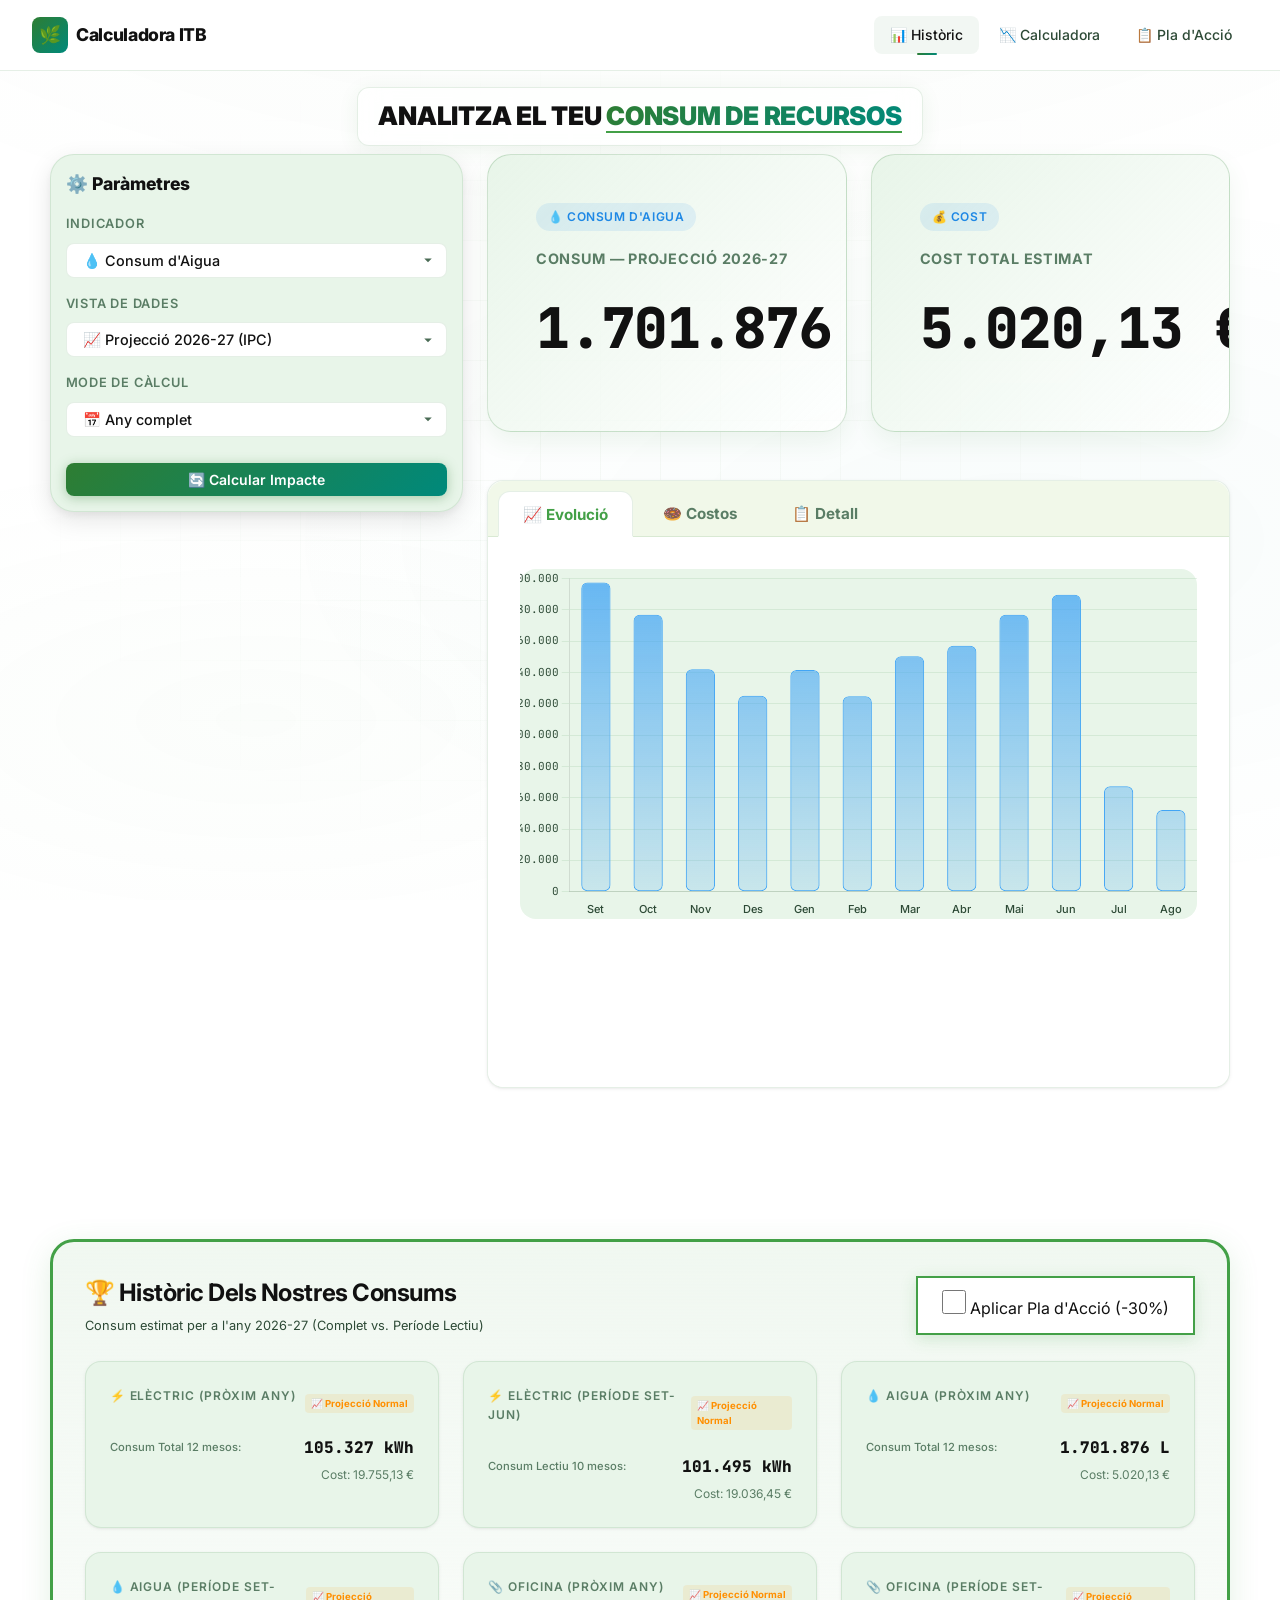
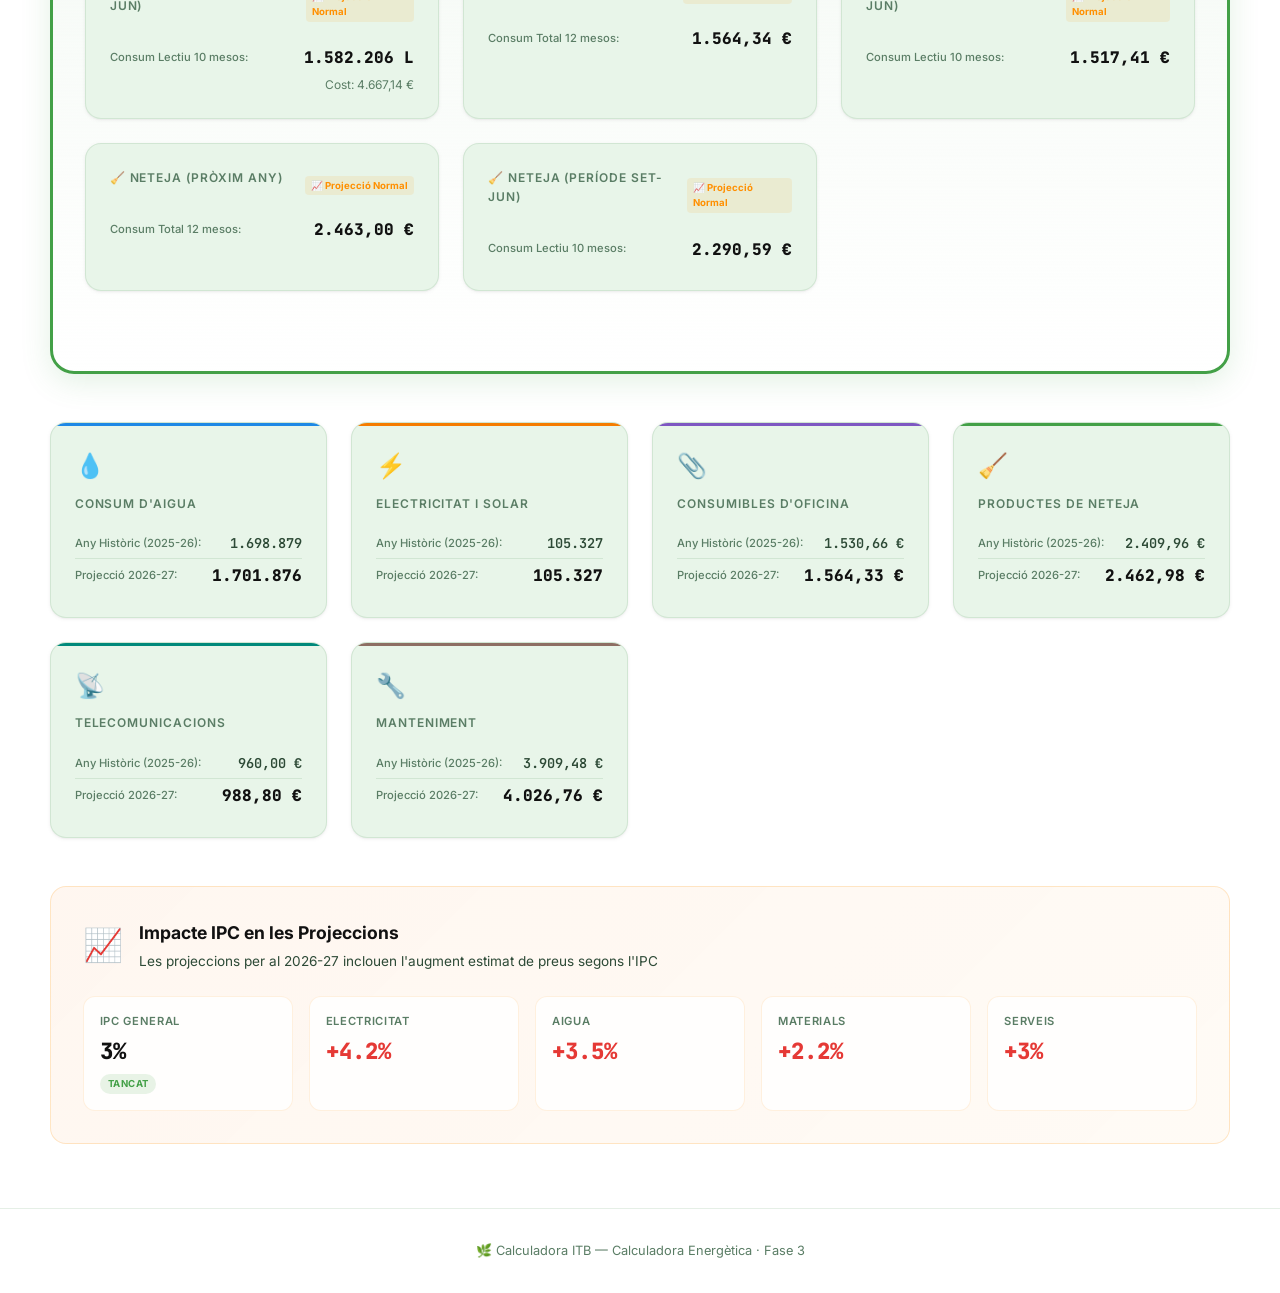
<file: index.html>
<!DOCTYPE html>
<html lang="ca">
<head>
  <meta charset="UTF-8">
  <meta name="viewport" content="width=device-width, initial-scale=1.0">
  <meta name="description" content="Calculadora energètica de l'Institut Tecnològic de Barcelona (ITB). Analitza el consum d'aigua, electricitat, consumibles i productes de neteja amb dades reals i projeccions IPC.">
  <title>Calculadora ITB — Calculadora Energètica</title>
  <link rel="stylesheet" href="./css/styles.css">
  <script src="./js/chart.min.js"></script>
</head>
<body>
  <div class="bg-grid"></div>
  <div class="app-wrapper">

    <nav class="main-nav">
      <div class="container nav-inner">
        <a href="./index.html" class="nav-brand">
          <span class="brand-icon">🌿</span>
          Calculadora ITB
        </a>
        <button class="nav-hamburger" aria-label="Menú">
          <span></span><span></span><span></span>
        </button>
        <ul class="nav-links">
          <li><a href="./index.html" class="active">📊 Històric</a></li>
          <li><a href="./reduccio.html">📉 Calculadora</a></li>
          <li><a href="./pla-accio.html">📋 Pla d'Acció</a></li>
        </ul>
      </div>
    </nav>

    <section class="hero hero-compact">
      <h2>Analitza el teu <span class="gradient-text">consum de recursos</span></h2>
    </section>

    <main class="container-wide" id="app-content">
      <div class="calculator-layout">

        <aside class="dashboard-column">
          <div class="sticky-dashboard calc-controls" style="margin: 0; padding: var(--space-lg);">
            <h3 style="font-size: 1.1rem; font-weight: 800; margin-bottom: var(--space-md); display: flex; align-items: center; gap: 8px;">⚙️ Paràmetres</h3>
            <div class="controls-grid" style="grid-template-columns: 1fr; gap: var(--space-md);">
              <div class="form-group">
                <label for="calc-indicator">Indicador</label>
                <select id="calc-indicator"></select>
              </div>
              <div class="form-group">
                <label for="calc-view">Vista de Dades</label>
                <select id="calc-view">
                  <option value="projectat" id="opt-projectat"></option>
                  <option value="actual" id="opt-actual"></option>
                </select>
              </div>
              <div class="form-group">
                <label for="calc-mode">Mode de càlcul</label>
                <select id="calc-mode">
                  <option value="anual">📅 Any complet</option>
                  <option value="periode">📆 Període personalitzat</option>
                </select>
              </div>
              <div id="periode-controls" style="display: none;">
                <div class="form-group">
                  <label for="calc-mes-inici">Mes d'inici</label>
                  <select id="calc-mes-inici"></select>
                </div>
                <div class="form-group">
                  <label for="calc-mes-fi">Mes de fi</label>
                  <select id="calc-mes-fi"></select>
                </div>
              </div>
              <div class="form-group" style="margin-top: 10px;">
                <button class="btn btn-primary" id="calc-btn" style="width: 100%;">🔄 Calcular Impacte</button>
              </div>
            </div>
          </div>
        </aside>

        <div class="actions-column">
          <div class="results-grid" id="results-grid" style="margin-bottom: var(--space-lg);"></div>

          <section class="tabs-section" style="margin-bottom: var(--space-xl);">
            <div class="tabs-header-nav">
              <button class="tab-nav-btn active" onclick="switchTab(event, 'tab-evolucio')">📈 Evolució</button>
              <button class="tab-nav-btn" onclick="switchTab(event, 'tab-costos')">🍩 Costos</button>
              <button class="tab-nav-btn" onclick="switchTab(event, 'tab-detall')">📋 Detall</button>
            </div>

            <div class="tabs-content-wrapper">
              <div id="tab-evolucio" class="tab-pane active">
                <div class="chart-container" style="border:none; box-shadow:none; padding:0;">
                  <div class="chart-wrapper" style="height: 350px;">
                    <canvas id="main-chart"></canvas>
                  </div>
                </div>
              </div>
              <div id="tab-costos" class="tab-pane">
                <div class="chart-container" style="border:none; box-shadow:none; padding:0;">
                  <div class="chart-wrapper" style="height: 350px;">
                    <canvas id="cost-chart"></canvas>
                  </div>
                </div>
              </div>
              <div id="tab-detall" class="tab-pane">
                <div class="data-table-wrapper" style="border:none;">
                  <table class="data-table">
                    <thead id="table-head">
                      <tr>
                        <th>Mes</th>
                        <th>Consum</th>
                        <th>Cost</th>
                        <th>Nivell</th>
                      </tr>
                    </thead>
                    <tbody id="table-body"></tbody>
                  </table>
                </div>
              </div>
            </div>
          </section>

          <section class="calc-section" id="comparison-section" style="margin-bottom: 0;"></section>
        </div>
      </div>

      <div class="full-width-merged-content">
        <section class="calc-section historic-full-width">
          <div class="section-header">
            <div>
              <h2 class="section-title">🏆 Històric Dels Nostres Consums</h2>
              <p class="section-subtitle" id="dynamic-year-subtitle" style="font-size: 0.8rem;">Consum estimat per a l'any <span class="dynamic-year"></span> (Complet vs. Període Lectiu)</p>
            </div>
            <div class="toggle-pill">
              <label>
                <input type="checkbox" id="toggle-millores-global">
                Aplicar Pla d'Acció (-30%)
              </label>
            </div>
          </div>
          <div class="kpi-grid" id="grid-8-calculs"></div>
        </section>

        <div class="kpi-grid" id="kpi-grid"></div>

        <section class="calc-section" id="ipc-banner"></section>
      </div>

    </main>

    <footer class="main-footer">
      <div class="container">
        <p>🌿 Calculadora ITB — Calculadora Energètica · Fase 3</p>
      </div>
    </footer>

  </div>

  <script>
    function switchTab(evt, tabId) {
      const panes = document.querySelectorAll('.tab-pane');
      const btns = document.querySelectorAll('.tab-nav-btn');
      panes.forEach(p => p.classList.remove('active'));
      btns.forEach(b => b.classList.remove('active'));
      document.getElementById(tabId).classList.add('active');
      evt.currentTarget.classList.add('active');
    }
  </script>

  <script src="./js/calculator.js"></script>
  <script src="./js/charts.js"></script>
  <script src="./js/app.js"></script>
</body>
</html>
</file>
<file: css/styles.css>
/* ===== RESET & BASE ===== */
@import url('https://fonts.googleapis.com/css2?family=Inter:wght@300;400;500;600;700;800;900&family=JetBrains+Mono:wght@400;500;600&display=swap');

*, *::before, *::after {
  margin: 0;
  padding: 0;
  box-sizing: border-box;
}

:root {
  /* Sustainability Palette — Light / White */
  --bg-primary: #ffffff;
  --bg-secondary: #f1f8e9;
  --bg-card: #e8f5e9;
  --bg-card-hover: #dcedc8;
  --bg-glass: rgba(232, 245, 233, 0.85);
  --bg-glass-light: rgba(46, 125, 50, 0.06);

  --text-primary: #111111;
  --text-secondary: #2d4a36;
  --text-muted: #5a7d65;
  --text-accent: #2e7d32;

  --border-color: rgba(46, 125, 50, 0.12);
  --border-hover: rgba(46, 125, 50, 0.28);

  /* Indicator Colors */
  --water-blue: #1e88e5;
  --water-blue-glow: rgba(30, 136, 229, 0.1);
  --solar-amber: #f57c00;
  --solar-amber-glow: rgba(245, 124, 0, 0.1);
  --office-purple: #7e57c2;
  --office-purple-glow: rgba(126, 87, 194, 0.1);
  --clean-green: #43a047;
  --clean-green-glow: rgba(67, 160, 71, 0.1);
  --telecom-teal: #00897b;
  --telecom-teal-glow: rgba(0, 137, 123, 0.1);
  --maintenance-brown: #8d6e63;
  --maintenance-brown-glow: rgba(141, 110, 99, 0.1);

  /* IPC Colors */
  --ipc-red: #e53935;
  --ipc-red-glow: rgba(229, 57, 53, 0.08);
  --ipc-orange: #ff8f00;
  --ipc-orange-glow: rgba(255, 143, 0, 0.08);

  /* Gradients */
  --accent-gradient: linear-gradient(135deg, #2e7d32, #00897b);
  --success-gradient: linear-gradient(135deg, #43a047, #66bb6a);
  --warning-gradient: linear-gradient(135deg, #ff8f00, #ffb74d);
  --danger-gradient: linear-gradient(135deg, #e53935, #ef5350);
  --ipc-gradient: linear-gradient(135deg, #ff6f00, #ff8f00);

  /* Spacing */
  --space-xs: 0.25rem;
  --space-sm: 0.5rem;
  --space-md: 1rem;
  --space-lg: 1.5rem;
  --space-xl: 2rem;
  --space-2xl: 3rem;
  --space-3xl: 4rem;

  /* Border Radius */
  --radius-sm: 0.5rem;
  --radius-md: 0.75rem;
  --radius-lg: 1rem;
  --radius-xl: 1.5rem;

  /* Shadows */
  --shadow-sm: 0 1px 4px rgba(0, 0, 0, 0.06), 0 1px 2px rgba(0, 0, 0, 0.04);
  --shadow-md: 0 4px 12px rgba(0, 0, 0, 0.08), 0 2px 4px rgba(0, 0, 0, 0.04);
  --shadow-lg: 0 8px 24px rgba(0, 0, 0, 0.1), 0 4px 8px rgba(0, 0, 0, 0.05);
  --shadow-glow: 0 0 30px rgba(46, 125, 50, 0.08);

  /* Transitions */
  --transition-fast: 150ms ease;
  --transition-base: 250ms ease;
  --transition-slow: 400ms ease;
}

html {
  scroll-behavior: smooth;
  font-size: 16px;
}

body {
  font-family: 'Inter', -apple-system, BlinkMacSystemFont, sans-serif;
  background: var(--bg-primary);
  color: var(--text-primary);
  line-height: 1.6;
  min-height: 100vh;
  overflow-x: hidden;
  -webkit-font-smoothing: antialiased;
  -moz-osx-font-smoothing: grayscale;
}

/* ===== ANIMATED BACKGROUND ===== */
.bg-grid {
  position: fixed;
  top: 0;
  left: 0;
  width: 100%;
  height: 100%;
  z-index: 0;
  pointer-events: none;
  background-image:
    radial-gradient(ellipse 80% 50% at 50% -20%, rgba(46, 125, 50, 0.04), transparent),
    radial-gradient(ellipse 60% 40% at 80% 60%, rgba(0, 137, 123, 0.03), transparent),
    radial-gradient(ellipse 50% 30% at 20% 80%, rgba(129, 199, 132, 0.03), transparent);
}

.bg-grid::before {
  content: '';
  position: absolute;
  inset: 0;
  background-image: linear-gradient(rgba(46, 125, 50, 0.04) 1px, transparent 1px),
                     linear-gradient(90deg, rgba(46, 125, 50, 0.04) 1px, transparent 1px);
  background-size: 60px 60px;
  mask-image: radial-gradient(ellipse 70% 70% at 50% 50%, black 10%, transparent 70%);
}

/* ===== LAYOUT ===== */
.app-wrapper {
  position: relative;
  z-index: 1;
}

.container {
  max-width: 1280px;
  margin: 0 auto;
  padding: 0 var(--space-xl);
}

/* ===== ERROR STATE ===== */
.error-container {
  display: flex;
  flex-direction: column;
  align-items: center;
  justify-content: center;
  min-height: 60vh;
  text-align: center;
  padding: var(--space-2xl);
}

.error-container .error-icon {
  font-size: 4rem;
  margin-bottom: var(--space-lg);
  animation: pulse-error 2s ease-in-out infinite;
}

@keyframes pulse-error {
  0%, 100% { transform: scale(1); opacity: 1; }
  50% { transform: scale(1.1); opacity: 0.8; }
}

.error-container h2 {
  font-size: 1.5rem;
  font-weight: 700;
  color: #ef5350;
  margin-bottom: var(--space-md);
}

.error-container p {
  color: var(--text-secondary);
  font-size: 0.95rem;
  max-width: 500px;
}

.error-container code {
  display: inline-block;
  margin-top: var(--space-md);
  padding: var(--space-sm) var(--space-md);
  background: var(--bg-card);
  border: 1px solid rgba(239, 83, 80, 0.3);
  border-radius: var(--radius-sm);
  font-family: 'JetBrains Mono', monospace;
  font-size: 0.85rem;
  color: #ef5350;
}

/* ===== NAVIGATION ===== */
.main-nav {
  position: sticky;
  top: 0;
  z-index: 100;
  background: rgba(255, 255, 255, 0.92);
  backdrop-filter: blur(20px) saturate(180%);
  border-bottom: 1px solid var(--border-color);
  padding: var(--space-md) 0;
}

.nav-inner {
  display: flex;
  align-items: center;
  justify-content: space-between;
  gap: var(--space-lg);
}

.nav-brand {
  display: flex;
  align-items: center;
  gap: var(--space-sm);
  text-decoration: none;
  font-weight: 800;
  font-size: 1.1rem;
  color: var(--text-primary);
  letter-spacing: -0.02em;
}

.nav-brand .brand-icon {
  width: 36px;
  height: 36px;
  border-radius: var(--radius-sm);
  background: var(--accent-gradient);
  display: flex;
  align-items: center;
  justify-content: center;
  font-size: 1.1rem;
}

.nav-links {
  display: flex;
  align-items: center;
  gap: var(--space-xs);
  list-style: none;
}

.nav-links a {
  display: flex;
  align-items: center;
  gap: var(--space-xs);
  padding: var(--space-sm) var(--space-md);
  text-decoration: none;
  color: var(--text-secondary);
  font-weight: 500;
  font-size: 0.875rem;
  border-radius: var(--radius-sm);
  transition: all var(--transition-base);
  position: relative;
}

.nav-links a:hover,
.nav-links a.active {
  color: var(--text-primary);
  background: var(--bg-glass-light);
}

.nav-links a.active::after {
  content: '';
  position: absolute;
  bottom: -1px;
  left: 50%;
  transform: translateX(-50%);
  width: 20px;
  height: 2px;
  background: var(--accent-gradient);
  border-radius: 1px;
}

.nav-hamburger {
  display: none;
  flex-direction: column;
  gap: 5px;
  background: none;
  border: none;
  cursor: pointer;
  padding: var(--space-sm);
}

.nav-hamburger span {
  width: 22px;
  height: 2px;
  background: var(--text-secondary);
  border-radius: 1px;
  transition: all var(--transition-base);
}

/* ===== HERO SECTION ===== */
.hero {
  padding: var(--space-3xl) 0 var(--space-xl);
  text-align: center;
}

.hero-badge {
  display: inline-flex;
  align-items: center;
  gap: var(--space-sm);
  padding: var(--space-xs) var(--space-md);
  background: var(--bg-glass);
  border: 1px solid var(--border-color);
  border-radius: 100px;
  font-size: 0.8rem;
  color: var(--text-secondary);
  margin-bottom: var(--space-lg);
  animation: fadeInDown 600ms ease forwards;
}

.hero-badge .dot {
  width: 6px;
  height: 6px;
  border-radius: 50%;
  background: var(--clean-green);
  animation: pulse-dot 2s ease-in-out infinite;
}

@keyframes pulse-dot {
  0%, 100% { opacity: 1; transform: scale(1); }
  50% { opacity: 0.5; transform: scale(1.5); }
}

.hero h1 {
  font-size: clamp(2rem, 5vw, 3.5rem);
  font-weight: 400;
  letter-spacing: -0.03em;
  line-height: 1;
  margin-bottom: var(--space-md);
  animation: fadeInUp 600ms 100ms ease forwards;
  opacity: 0;
}

.hero h1 .gradient-text {
  background: var(--accent-gradient);
  -webkit-background-clip: text;
  -webkit-text-fill-color: transparent;
  background-clip: text;
}

.hero p {
  font-size: 1.05rem;
  color: var(--text-secondary);
  max-width: 650px;
  margin: 0 auto var(--space-xl);
  animation: fadeInUp 600ms 200ms ease forwards;
  opacity: 0;
}

.hero .centre-name {
  font-size: 0.85rem;
  color: var(--text-muted);
  margin-top: var(--space-sm);
  animation: fadeInUp 600ms 300ms ease forwards;
  opacity: 0;
}

/* ===== IPC BANNER ===== */
.ipc-banner-inner {
  background: linear-gradient(135deg, rgba(255, 111, 0, 0.06), rgba(255, 143, 0, 0.04));
  border: 1px solid rgba(255, 143, 0, 0.2);
  border-radius: var(--radius-lg);
  padding: var(--space-xl);
  margin-bottom: var(--space-2xl);
  animation: fadeInUp 600ms 200ms ease forwards;
  opacity: 0;
}

.ipc-header {
  display: flex;
  align-items: flex-start;
  gap: var(--space-md);
  margin-bottom: var(--space-lg);
}

.ipc-icon {
  font-size: 2rem;
  flex-shrink: 0;
}

.ipc-header h3 {
  font-size: 1.1rem;
  font-weight: 700;
  color: var(--text-primary);
  margin-bottom: 4px;
}

.ipc-header p {
  font-size: 0.85rem;
  color: var(--text-secondary);
  line-height: 1.5;
}

.ipc-grid {
  display: grid;
  grid-template-columns: repeat(auto-fit, minmax(160px, 1fr));
  gap: var(--space-md);
}

.ipc-item {
  background: rgba(255, 255, 255, 0.8);
  border: 1px solid rgba(255, 143, 0, 0.12);
  border-radius: var(--radius-md);
  padding: var(--space-md);
  display: flex;
  flex-direction: column;
  gap: 4px;
  transition: all var(--transition-base);
}

.ipc-item:hover {
  border-color: rgba(255, 143, 0, 0.3);
  transform: translateY(-2px);
  box-shadow: var(--shadow-sm);
}

.ipc-label {
  font-size: 0.7rem;
  font-weight: 600;
  text-transform: uppercase;
  letter-spacing: 0.06em;
  color: var(--text-muted);
}

.ipc-value {
  font-size: 1.4rem;
  font-weight: 800;
  font-family: 'JetBrains Mono', monospace;
  color: var(--text-primary);
}

.ipc-value.augment {
  color: var(--ipc-red);
}

.ipc-tag {
  display: inline-flex;
  align-self: flex-start;
  padding: 2px 8px;
  border-radius: 100px;
  font-size: 0.6rem;
  font-weight: 700;
  text-transform: uppercase;
  letter-spacing: 0.05em;
}

.ipc-tag.tancat {
  background: rgba(67, 160, 71, 0.12);
  color: var(--clean-green);
}

.ipc-tag.previsio {
  background: rgba(255, 143, 0, 0.12);
  color: var(--ipc-orange);
}

/* ===== KPI CARDS ===== */
.kpi-grid {
  display: grid;
  grid-template-columns: repeat(auto-fit, minmax(260px, 1fr));
  gap: var(--space-lg);
  margin-bottom: var(--space-2xl);
  animation: fadeInUp 600ms 300ms ease forwards;
  opacity: 0;
}

.kpi-card {
  background: var(--bg-card);
  border: 1px solid var(--border-color);
  border-radius: var(--radius-lg);
  padding: var(--space-lg);
  position: relative;
  overflow: hidden;
  transition: all var(--transition-base);
  cursor: default;
  box-shadow: var(--shadow-sm);
}

.kpi-card::before {
  content: '';
  position: absolute;
  top: 0;
  left: 0;
  right: 0;
  height: 3px;
  border-radius: var(--radius-lg) var(--radius-lg) 0 0;
}

.kpi-card.water::before { background: var(--water-blue); }
.kpi-card.electric::before { background: var(--solar-amber); }
.kpi-card.office::before { background: var(--office-purple); }
.kpi-card.cleaning::before { background: var(--clean-green); }
.kpi-card.telecom::before { background: var(--telecom-teal); }
.kpi-card.maintenance::before { background: var(--maintenance-brown); }

.kpi-card:hover {
  border-color: var(--border-hover);
  transform: translateY(-2px);
  box-shadow: var(--shadow-md);
}

.kpi-card .kpi-icon {
  font-size: 1.5rem;
  margin-bottom: var(--space-sm);
}

.kpi-card .kpi-label {
  font-size: 0.75rem;
  font-weight: 600;
  text-transform: uppercase;
  letter-spacing: 0.08em;
  color: var(--text-muted);
  margin-bottom: var(--space-md);
}

/* Actual vs Projected rows */
.kpi-actual-row,
.kpi-projected-row {
  display: flex;
  justify-content: space-between;
  align-items: center;
  padding: var(--space-xs) 0;
  border-bottom: 1px solid var(--border-color);
}

.kpi-projected-row {
  border-bottom: none;
}

.kpi-actual-label,
.kpi-projected-label {
  font-size: 0.7rem;
  font-weight: 500;
  color: var(--text-muted);
}

.kpi-actual-value {
  font-family: 'JetBrains Mono', monospace;
  font-size: 0.85rem;
  font-weight: 600;
  color: var(--text-secondary);
}

.kpi-projected-value {
  font-family: 'JetBrains Mono', monospace;
  font-size: 1rem;
  font-weight: 800;
  color: var(--text-primary);
}

.kpi-actual-value small,
.kpi-projected-value small {
  font-size: 0.65rem;
  font-weight: 500;
  color: var(--text-muted);
  margin-left: 2px;
}

.kpi-card .kpi-ipc {
  margin-top: var(--space-sm);
  padding: 4px 8px;
  background: var(--ipc-red-glow);
  border: 1px solid rgba(229, 57, 53, 0.15);
  border-radius: var(--radius-sm);
  font-size: 0.65rem;
  font-weight: 600;
  color: var(--ipc-red);
}

.kpi-ipc .cost-diff {
  font-family: 'JetBrains Mono', monospace;
  font-weight: 700;
}

.kpi-card .kpi-unit {
  font-size: 0.8rem;
  font-weight: 500;
  color: var(--text-secondary);
  margin-left: var(--space-xs);
}

.kpi-card .kpi-detail {
  margin-top: var(--space-sm);
  font-size: 0.7rem;
  color: var(--text-muted);
  line-height: 1.4;
}

/* ===== CALCULATOR CONTROLS ===== */
.calc-section {
  margin-bottom: var(--space-2xl);
}

.section-header {
  display: flex;
  align-items: center;
  justify-content: space-between;
  margin-bottom: var(--space-lg);
  flex-wrap: wrap;
  gap: var(--space-md);
}

.section-title {
  font-size: 1.5rem;
  font-weight: 700;
  letter-spacing: -0.02em;
}

.section-subtitle {
  color: var(--text-secondary);
  font-size: 0.875rem;
  margin-top: var(--space-xs);
}

.calc-controls {
  background: var(--bg-secondary);
  border: 1px solid var(--border-color);
  border-radius: var(--radius-lg);
  padding: var(--space-xl);
  margin-bottom: var(--space-xl);
  margin-left: 5%;
  margin-right: 5%;
}

.controls-grid {
  display: grid;
  grid-template-columns: repeat(auto-fit, minmax(220px, 1fr));
  gap: var(--space-lg);
  align-items: end;
}

.form-group {
  display: flex;
  flex-direction: column;
  gap: var(--space-sm);
}

.form-group label {
  font-size: 0.8rem;
  font-weight: 600;
  text-transform: uppercase;
  letter-spacing: 0.06em;
  color: var(--text-muted);
}

.form-group select,
.form-group input {
  appearance: none;
  background: var(--bg-primary);
  border: 1px solid var(--border-color);
  border-radius: var(--radius-sm);
  padding: var(--space-sm) var(--space-md);
  color: var(--text-primary);
  font-family: inherit;
  font-size: 0.9rem;
  font-weight: 500;
  transition: all var(--transition-fast);
  outline: none;
}

.form-group select:focus,
.form-group input:focus {
  border-color: #43a047;
  box-shadow: 0 0 0 3px rgba(67, 160, 71, 0.2);
}

.form-group select {
  background-image: url("data:image/svg+xml,%3Csvg xmlns='http://www.w3.org/2000/svg' width='12' height='12' fill='%234a6b55' viewBox='0 0 16 16'%3E%3Cpath d='M8 11L3 6h10z'/%3E%3C/svg%3E");
  background-repeat: no-repeat;
  background-position: right 12px center;
  padding-right: 36px;
}

.btn {
  display: inline-flex;
  align-items: center;
  justify-content: center;
  gap: var(--space-sm);
  padding: var(--space-sm) var(--space-lg);
  border: none;
  border-radius: var(--radius-sm);
  font-family: inherit;
  font-size: 0.875rem;
  font-weight: 600;
  cursor: pointer;
  transition: all var(--transition-base);
  text-decoration: none;
  white-space: nowrap;
}

.btn-primary {
  background: var(--accent-gradient);
  color: white;
  box-shadow: 0 2px 12px rgba(46, 125, 50, 0.35);
}

.btn-primary:hover {
  transform: translateY(-1px);
  box-shadow: 0 4px 20px rgba(46, 125, 50, 0.5);
}

.btn-secondary {
  background: var(--bg-glass);
  border: 1px solid var(--border-color);
  color: var(--text-secondary);
}

.btn-secondary:hover {
  border-color: var(--border-hover);
  color: var(--text-primary);
}

/* ===== RESULTS PANEL ===== */
.results-grid {
  display: grid;
  grid-template-columns: repeat(2, 1fr);
  gap: var(--space-lg);
}

.result-card {
  background: var(--bg-card);
  border: 1px solid var(--border-color);
  border-radius: var(--radius-lg);
  padding: var(--space-xl);
  transition: all var(--transition-base);
  position: relative;
  overflow: hidden;
  box-shadow: var(--shadow-sm);
  margin: 0 10%;
}

.result-card.ipc-highlight {
  background: linear-gradient(135deg, rgba(255, 111, 0, 0.06), rgba(255, 143, 0, 0.04));
  border-color: rgba(255, 143, 0, 0.2);
}

.result-card:hover {
  border-color: var(--border-hover);
  box-shadow: var(--shadow-md);
}

.result-card .result-header {
  display: flex;
  align-items: center;
  justify-content: space-between;
  margin-bottom: var(--space-lg);
}

.result-header .indicator-tag {
  display: inline-flex;
  align-items: center;
  gap: var(--space-xs);
  padding: 4px 12px;
  border-radius: 100px;
  font-size: 0.75rem;
  font-weight: 600;
  text-transform: uppercase;
  letter-spacing: 0.05em;
}

.indicator-tag.water { background: var(--water-blue-glow); color: var(--water-blue); }
.indicator-tag.electric { background: var(--solar-amber-glow); color: var(--solar-amber); }
.indicator-tag.office { background: var(--office-purple-glow); color: var(--office-purple); }
.indicator-tag.cleaning { background: var(--clean-green-glow); color: var(--clean-green); }
.indicator-tag.telecom { background: var(--telecom-teal-glow); color: var(--telecom-teal); }
.indicator-tag.maintenance { background: var(--maintenance-brown-glow); color: var(--maintenance-brown); }
.indicator-tag.ipc { background: var(--ipc-orange-glow); color: var(--ipc-orange); }

.result-card .result-title {
  font-size: 0.9rem;
  color: var(--text-secondary);
  margin-bottom: var(--space-sm);
}

.result-card .result-value {
  font-size: 2rem;
  font-weight: 800;
  font-family: 'JetBrains Mono', monospace;
  letter-spacing: -0.02em;
}

.result-card .result-detail {
  font-size: 0.8rem;
  color: var(--text-muted);
  margin-top: var(--space-sm);
}

/* ===== COMPARISON ACTUAL vs PROJECTED ===== */
.comparison-highlight {
  display: flex;
  align-items: stretch;
  gap: 0;
  margin-bottom: var(--space-xl);
}

.comp-card {
  flex: 1;
  padding: var(--space-xl);
  border-radius: var(--radius-lg);
  position: relative;
}

.actual-card {
  background: var(--bg-card);
  border: 1px solid var(--border-color);
  border-right: none;
  border-radius: var(--radius-lg) 0 0 var(--radius-lg);
}

.projected-card {
  background: linear-gradient(135deg, rgba(255, 111, 0, 0.06), rgba(255, 143, 0, 0.04));
  border: 1px solid rgba(255, 143, 0, 0.2);
  border-radius: 0 var(--radius-lg) var(--radius-lg) 0;
}

.comp-badge {
  display: inline-flex;
  padding: 3px 10px;
  border-radius: 100px;
  font-size: 0.65rem;
  font-weight: 700;
  text-transform: uppercase;
  letter-spacing: 0.05em;
  margin-bottom: var(--space-sm);
}

.comp-badge.tancat {
  background: rgba(67, 160, 71, 0.15);
  color: var(--clean-green);
}

.comp-badge.previsio {
  background: rgba(255, 143, 0, 0.15);
  color: var(--ipc-orange);
}

.comp-label {
  font-size: 0.8rem;
  color: var(--text-muted);
  font-weight: 500;
  margin-bottom: var(--space-xs);
}

.comp-value {
  font-size: 1.8rem;
  font-weight: 800;
  font-family: 'JetBrains Mono', monospace;
  letter-spacing: -0.02em;
  margin-bottom: var(--space-xs);
}

.comp-sublabel {
  font-size: 0.75rem;
  color: var(--text-muted);
  font-family: 'JetBrains Mono', monospace;
}

.comp-arrow {
  display: flex;
  flex-direction: column;
  align-items: center;
  justify-content: center;
  padding: var(--space-md);
  min-width: 80px;
  background: var(--bg-secondary);
  border-top: 1px solid var(--border-color);
  border-bottom: 1px solid var(--border-color);
}

.arrow-line {
  width: 2px;
  height: 20px;
  background: var(--ipc-orange);
  margin-bottom: var(--space-xs);
}

.arrow-badge {
  font-size: 1rem;
  font-weight: 800;
  font-family: 'JetBrains Mono', monospace;
  color: var(--ipc-red);
  background: var(--ipc-red-glow);
  padding: 4px 10px;
  border-radius: 100px;
  border: 1px solid rgba(229, 57, 53, 0.2);
}

.arrow-detail {
  margin-top: var(--space-xs);
  font-size: 0.6rem;
  color: var(--text-muted);
  font-weight: 600;
}

/* ===== REAL DATA SECTION ===== */
.real-data-grid {
  display: grid;
  grid-template-columns: repeat(auto-fit, minmax(300px, 1fr));
  gap: var(--space-md);
}

.real-data-card {
  background: var(--bg-card);
  border: 1px solid var(--border-color);
  border-radius: var(--radius-md);
  padding: var(--space-lg);
  transition: all var(--transition-base);
}

.real-data-card:hover {
  border-color: var(--border-hover);
  box-shadow: var(--shadow-sm);
}

.real-data-header {
  display: flex;
  justify-content: space-between;
  align-items: center;
  margin-bottom: var(--space-sm);
}

.data-date {
  font-family: 'JetBrains Mono', monospace;
  font-size: 0.8rem;
  font-weight: 600;
  color: var(--text-accent);
}

.data-value {
  font-family: 'JetBrains Mono', monospace;
  font-size: 1rem;
  font-weight: 700;
  color: var(--text-primary);
}

.real-data-detail {
  display: flex;
  gap: var(--space-md);
  margin-bottom: var(--space-sm);
}

.real-data-detail span {
  font-size: 0.75rem;
  color: var(--text-muted);
  font-weight: 500;
}

.real-data-stats {
  display: flex;
  flex-wrap: wrap;
  gap: var(--space-sm);
  margin-bottom: var(--space-sm);
}

.real-data-stats span {
  font-size: 0.7rem;
  padding: 3px 8px;
  background: var(--bg-glass);
  border: 1px solid var(--border-color);
  border-radius: 100px;
  color: var(--text-secondary);
  font-weight: 500;
}

.data-obs {
  font-size: 0.75rem;
  color: var(--text-muted);
  line-height: 1.5;
  font-style: italic;
}

.factura-items {
  list-style: none;
  padding: 0;
  margin: var(--space-sm) 0 0;
}

.factura-items li {
  font-size: 0.75rem;
  color: var(--text-secondary);
  padding: 3px 0;
  padding-left: var(--space-md);
  position: relative;
  border-bottom: 1px solid var(--border-color);
}

.factura-items li:last-child {
  border-bottom: none;
}

.factura-items li::before {
  content: '·';
  position: absolute;
  left: 4px;
  color: var(--clean-green);
  font-weight: 700;
}

/* ===== CHART ===== */
.chart-container {
  background: var(--bg-card);
  border: 1px solid var(--border-color);
  border-radius: var(--radius-lg);
  padding: var(--space-xl);
  margin-bottom: var(--space-xl);
  box-shadow: var(--shadow-sm);
}

.chart-wrapper {
  position: relative;
  height: 350px;
}

/* ===== DATA TABLE ===== */
.data-table-wrapper {
  overflow-x: auto;
  border-radius: var(--radius-lg);
  border: 1px solid var(--border-color);
}

.data-table {
  width: 100%;
  border-collapse: collapse;
  font-size: 0.85rem;
}

.data-table th {
  background: var(--bg-secondary);
  padding: var(--space-sm) var(--space-md);
  text-align: left;
  font-weight: 600;
  font-size: 0.75rem;
  text-transform: uppercase;
  letter-spacing: 0.06em;
  color: var(--text-muted);
  border-bottom: 1px solid var(--border-color);
  white-space: nowrap;
}

.data-table td {
  padding: var(--space-sm) var(--space-md);
  border-bottom: 1px solid var(--border-color);
  font-family: 'JetBrains Mono', monospace;
  font-size: 0.8rem;
  color: var(--text-secondary);
}

.data-table tr:hover td {
  background: var(--bg-glass-light);
  color: var(--text-primary);
}

.data-table .row-label {
  font-family: 'Inter', sans-serif;
  font-weight: 600;
  color: var(--text-primary);
}

/* ===== REDUCTION CARDS ===== */
.reduction-grid {
  display: grid;
  grid-template-columns: repeat(2, 1fr);
  gap: var(--space-lg);
}

.reduction-card {
  background: var(--bg-card);
  border: 1px solid var(--border-color);
  border-radius: var(--radius-lg);
  overflow: hidden;
  transition: all var(--transition-base);
}

.reduction-card:hover {
  border-color: var(--border-hover);
  box-shadow: var(--shadow-md);
}

.reduction-card-header {
  padding: var(--space-lg);
  border-bottom: 1px solid var(--border-color);
  display: flex;
  align-items: center;
  gap: var(--space-md);
}

.reduction-card-header .icon-wrapper {
  width: 48px;
  height: 48px;
  border-radius: var(--radius-md);
  display: flex;
  align-items: center;
  justify-content: center;
  font-size: 1.5rem;
  flex-shrink: 0;
}

.reduction-card-header .icon-wrapper.water { background: var(--water-blue-glow); }
.reduction-card-header .icon-wrapper.electric { background: var(--solar-amber-glow); }
.reduction-card-header .icon-wrapper.office { background: var(--office-purple-glow); }
.reduction-card-header .icon-wrapper.cleaning { background: var(--clean-green-glow); }

.reduction-card-header h3 {
  font-size: 1.1rem;
  font-weight: 700;
}

.reduction-card-body {
  padding: var(--space-lg);
}

.action-item {
  display: flex;
  gap: var(--space-md);
  padding: var(--space-md) 0;
  border-bottom: 1px solid var(--border-color);
}

.action-item:last-child {
  border-bottom: none;
  padding-bottom: 0;
}

.action-number {
  width: 28px;
  height: 28px;
  border-radius: 50%;
  background: var(--bg-glass);
  border: 1px solid var(--border-color);
  display: flex;
  align-items: center;
  justify-content: center;
  font-size: 0.75rem;
  font-weight: 700;
  color: var(--text-muted);
  flex-shrink: 0;
  margin-top: 2px;
}

.action-content h4 {
  font-size: 0.9rem;
  font-weight: 600;
  margin-bottom: var(--space-xs);
}

.action-content p {
  font-size: 0.8rem;
  color: var(--text-secondary);
  line-height: 1.5;
}

.action-meta {
  display: flex;
  gap: var(--space-sm);
  margin-top: var(--space-sm);
  flex-wrap: wrap;
}

.action-meta span {
  font-size: 0.7rem;
  font-weight: 600;
  padding: 2px 8px;
  border-radius: 100px;
  background: var(--bg-glass);
  border: 1px solid var(--border-color);
  color: var(--text-muted);
}

.action-meta .eco-badge {
  background: rgba(102, 187, 106, 0.12);
  border-color: rgba(102, 187, 106, 0.25);
  color: var(--clean-green);
}

/* ===== TIMELINE ===== */
.timeline {
  position: relative;
  padding-left: var(--space-2xl);
}

.timeline::before {
  content: '';
  position: absolute;
  left: 14px;
  top: 0;
  bottom: 0;
  width: 2px;
  background: linear-gradient(to bottom, var(--clean-green), var(--telecom-teal), var(--water-blue));
  border-radius: 1px;
}

.timeline-year {
  position: relative;
  margin-bottom: var(--space-2xl);
}

.timeline-year:last-child { margin-bottom: 0; }

.timeline-marker {
  position: absolute;
  left: calc(-1 * var(--space-2xl) + 6px);
  top: 4px;
  width: 18px;
  height: 18px;
  border-radius: 50%;
  border: 3px solid var(--clean-green);
  background: var(--bg-primary);
  z-index: 2;
}

.timeline-year:nth-child(2) .timeline-marker { border-color: var(--telecom-teal); }
.timeline-year:nth-child(3) .timeline-marker { border-color: var(--water-blue); }

.year-header {
  display: flex;
  align-items: center;
  gap: var(--space-md);
  margin-bottom: var(--space-lg);
}

.year-header h3 { font-size: 1.25rem; font-weight: 700; }

.year-header .year-badge {
  padding: 2px 12px;
  border-radius: 100px;
  font-size: 0.7rem;
  font-weight: 700;
  text-transform: uppercase;
  letter-spacing: 0.05em;
}

.year-badge.y1 { background: rgba(102, 187, 106, 0.15); color: var(--clean-green); }
.year-badge.y2 { background: rgba(38, 166, 154, 0.15); color: var(--telecom-teal); }
.year-badge.y3 { background: rgba(66, 165, 245, 0.15); color: var(--water-blue); }

.quarter-grid {
  display: grid;
  grid-template-columns: repeat(auto-fit, minmax(250px, 1fr));
  gap: var(--space-md);
}

.quarter-card {
  background: var(--bg-card);
  border: 1px solid var(--border-color);
  border-radius: var(--radius-md);
  padding: var(--space-lg);
  transition: all var(--transition-base);
}

.quarter-card:hover { border-color: var(--border-hover); }

.quarter-card .quarter-label {
  font-size: 0.7rem;
  font-weight: 700;
  text-transform: uppercase;
  letter-spacing: 0.08em;
  color: var(--text-muted);
  margin-bottom: var(--space-sm);
}

.quarter-card p {
  font-size: 0.85rem;
  color: var(--text-secondary);
  line-height: 1.5;
}

/* ===== COMPARISON GRID ===== */
.comparison-grid {
  display: grid;
  grid-template-columns: repeat(2, 1fr);
  gap: var(--space-lg);
  margin-top: var(--space-xl);
}

.comparison-card {
  background: var(--bg-card);
  border: 1px solid var(--border-color);
  border-radius: var(--radius-lg);
  padding: var(--space-xl);
}

.comparison-card h4 {
  font-size: 0.9rem;
  font-weight: 600;
  color: var(--text-secondary);
  margin-bottom: var(--space-md);
}

.comparison-row {
  display: flex;
  justify-content: space-between;
  align-items: center;
  padding: var(--space-sm) 0;
  border-bottom: 1px solid var(--border-color);
}

.comparison-row:last-child { border-bottom: none; }

.comparison-row .label { font-size: 0.8rem; color: var(--text-secondary); }

.comparison-row .values {
  display: flex;
  gap: var(--space-md);
  font-family: 'JetBrains Mono', monospace;
  font-size: 0.8rem;
}

.comparison-row .original { color: var(--text-muted); text-decoration: line-through; }
.comparison-row .reduced { color: var(--clean-green); font-weight: 600; }
.comparison-row .saving {
  color: var(--clean-green);
  font-size: 0.7rem;
  font-weight: 600;
  background: rgba(102, 187, 106, 0.12);
  padding: 2px 8px;
  border-radius: 100px;
}

/* ===== PROGRESS BARS ===== */
.progress-item { margin-bottom: var(--space-md); }

.progress-label {
  display: flex;
  justify-content: space-between;
  margin-bottom: var(--space-xs);
  font-size: 0.8rem;
}

.progress-label span:first-child { color: var(--text-secondary); font-weight: 500; }

.progress-label span:last-child {
  color: var(--text-primary);
  font-weight: 700;
  font-family: 'JetBrains Mono', monospace;
}

.progress-bar {
  height: 8px;
  background: var(--bg-secondary);
  border-radius: 4px;
  overflow: hidden;
}

.progress-fill {
  height: 100%;
  border-radius: 4px;
  transition: width 1s ease;
  position: relative;
  overflow: hidden;
}

.progress-fill::after {
  content: '';
  position: absolute;
  inset: 0;
  background: linear-gradient(90deg, transparent, rgba(255,255,255,0.15), transparent);
  animation: shimmer 2s ease-in-out infinite;
}

@keyframes shimmer {
  0% { transform: translateX(-100%); }
  100% { transform: translateX(100%); }
}

.progress-fill.water { background: var(--water-blue); }
.progress-fill.electric { background: var(--solar-amber); }
.progress-fill.office { background: var(--office-purple); }
.progress-fill.cleaning { background: var(--clean-green); }

/* ===== STAT HIGHLIGHTS ===== */
.stat-highlight {
  background: var(--bg-card);
  border: 1px solid var(--border-color);
  border-radius: var(--radius-lg);
  padding: var(--space-xl);
  text-align: center;
}

.stat-highlight .big-number {
  font-size: 2.5rem;
  font-weight: 900;
  font-family: 'JetBrains Mono', monospace;
  letter-spacing: -0.03em;
}

.stat-highlight .big-number.green { color: var(--clean-green); }
.stat-highlight .big-number.blue { color: var(--water-blue); }
.stat-highlight .big-number.purple { color: var(--office-purple); }
.stat-highlight .big-number.amber { color: var(--solar-amber); }
.stat-highlight .big-number.teal { color: var(--telecom-teal); }

.stat-highlight .stat-label {
  font-size: 0.85rem;
  color: var(--text-secondary);
  margin-top: var(--space-sm);
}

/* ===== INFO CARD ===== */
.info-card {
  background: var(--bg-card);
  border: 1px solid var(--border-color);
  border-radius: var(--radius-lg);
  padding: var(--space-xl);
  margin-bottom: var(--space-lg);
}

.info-card h3 {
  font-size: 1.1rem;
  font-weight: 700;
  margin-bottom: var(--space-md);
  display: flex;
  align-items: center;
  gap: var(--space-sm);
}

.info-card p, .info-card li {
  font-size: 0.85rem;
  color: var(--text-secondary);
  line-height: 1.7;
}

.info-card ul { list-style: none; padding: 0; }

.info-card ul li {
  padding: var(--space-sm) 0;
  padding-left: var(--space-lg);
  position: relative;
}

.info-card ul li::before {
  content: '→';
  position: absolute;
  left: 0;
  color: var(--clean-green);
  font-weight: 700;
}

/* ===== ODS BADGE ===== */
.ods-badge {
  display: inline-flex;
  align-items: center;
  gap: 4px;
  padding: 2px 10px;
  background: rgba(102, 187, 106, 0.08);
  border: 1px solid rgba(102, 187, 106, 0.2);
  border-radius: 100px;
  font-size: 0.65rem;
  font-weight: 600;
  color: var(--clean-green);
  margin: 2px;
}

/* ===== OBJECTIVES ===== */
.objectives-list { list-style: none; }

.objective-item {
  display: flex;
  gap: var(--space-md);
  padding: var(--space-md);
  border: 1px solid var(--border-color);
  border-radius: var(--radius-md);
  margin-bottom: var(--space-md);
  background: var(--bg-card);
  align-items: flex-start;
  transition: all var(--transition-base);
}

.objective-item:hover { border-color: var(--border-hover); }

.objective-icon {
  width: 40px;
  height: 40px;
  border-radius: var(--radius-sm);
  display: flex;
  align-items: center;
  justify-content: center;
  font-size: 1.2rem;
  flex-shrink: 0;
}

.objective-content { flex: 1; }
.objective-content h4 { font-size: 0.9rem; font-weight: 600; margin-bottom: var(--space-xs); }
.objective-content p { font-size: 0.8rem; color: var(--text-secondary); line-height: 1.5; }

/* ===== JSON LINK ===== */
.json-link {
  text-decoration: none;
  color: var(--text-accent);
  transition: all var(--transition-fast);
}

.json-link:hover {
  color: var(--text-primary);
}

.json-link code {
  background: var(--bg-glass);
  border: 1px solid var(--border-color);
  padding: 2px 8px;
  border-radius: 4px;
  font-size: 0.75rem;
  transition: all var(--transition-fast);
}

.json-link:hover code {
  border-color: var(--border-hover);
  background: var(--bg-secondary);
}

/* ===== FOOTER ===== */
.main-footer {
  border-top: 1px solid var(--border-color);
  padding: var(--space-xl) 0;
  margin-top: var(--space-3xl);
  text-align: center;
  color: var(--text-muted);
  font-size: 0.8rem;
}

/* ===== INTERACTIVE REDUCTION CALCULATOR ===== */

/* Impact Dashboard */
.impact-dashboard-section {
  margin-bottom: var(--space-xl);
}

.impact-dashboard-inner {
  background: rgba(255, 255, 255, 0.95);
  backdrop-filter: blur(20px);
  border: 1px solid var(--border-color);
  border-radius: var(--radius-lg);
  padding: var(--space-xl);
  box-shadow: var(--shadow-md);
  transition: all var(--transition-base);
}

.impact-header {
  display: flex;
  justify-content: space-between;
  align-items: flex-start;
  margin-bottom: var(--space-lg);
  gap: var(--space-md);
  flex-wrap: wrap;
}

.impact-title-row {
  display: flex;
  align-items: center;
  gap: var(--space-md);
}

.impact-icon {
  font-size: 1.8rem;
  width: 48px;
  height: 48px;
  display: flex;
  align-items: center;
  justify-content: center;
  background: linear-gradient(135deg, rgba(102, 187, 106, 0.12), rgba(66, 165, 245, 0.08));
  border-radius: var(--radius-md);
  flex-shrink: 0;
}

.impact-header h3 {
  font-size: 1.15rem;
  font-weight: 700;
  margin-bottom: 2px;
}

.impact-header p {
  font-size: 0.8rem;
  color: var(--text-muted);
}

.impact-actions-bar {
  display: flex;
  gap: var(--space-sm);
  flex-shrink: 0;
}

.btn-sm {
  padding: 6px 14px;
  font-size: 0.75rem;
  border-radius: 100px;
}

.btn-outline {
  background: transparent;
  border: 1px solid var(--border-color);
  color: var(--text-secondary);
  cursor: pointer;
  font-weight: 600;
  transition: all var(--transition-fast);
}

.btn-outline:hover {
  border-color: var(--border-hover);
  background: var(--bg-glass);
  color: var(--text-primary);
}

/* Impact KPIs */
.impact-kpis {
  display: grid;
  grid-template-columns: repeat(5, 1fr);
  gap: var(--space-md);
  margin-bottom: var(--space-lg);
}

.impact-kpi {
  background: var(--bg-secondary);
  border-radius: var(--radius-md);
  padding: var(--space-md) var(--space-lg);
  text-align: center;
  transition: all var(--transition-base);
}

.impact-kpi-value {
  transition: all 0.3s ease;
  font-size: 1.35rem;
  font-weight: 800;
  font-family: 'JetBrains Mono', monospace;
  letter-spacing: -0.02em;
  color: var(--text-primary);
  transition: all 300ms ease;
}

.impact-kpi-value.positive {
  color: var(--clean-green);
}

.impact-kpi-label {
  font-size: 0.7rem;
  color: var(--text-muted);
  margin-top: 4px;
  font-weight: 500;
}

/* Per-indicator impact breakdown */
.impact-per-indicator {
  display: flex;
  flex-direction: column;
  gap: var(--space-sm);
}

.impact-indicator-row {
  background: var(--bg-secondary);
  border-radius: var(--radius-md);
  padding: var(--space-md) var(--space-lg);
  transition: all var(--transition-base);
}

.impact-indicator-row:hover {
  background: var(--bg-glass);
}

.impact-ind-header {
  display: flex;
  align-items: center;
  gap: var(--space-sm);
  margin-bottom: var(--space-xs);
}

.impact-ind-icon {
  font-size: 1rem;
  width: 28px;
  height: 28px;
  display: flex;
  align-items: center;
  justify-content: center;
  border-radius: var(--radius-sm);
  flex-shrink: 0;
}

.impact-ind-icon.water { background: var(--water-blue-glow); }
.impact-ind-icon.electric { background: var(--solar-amber-glow); }
.impact-ind-icon.office { background: var(--office-purple-glow); }
.impact-ind-icon.cleaning { background: var(--clean-green-glow); }

.impact-ind-name {
  font-size: 0.8rem;
  font-weight: 600;
  flex: 1;
}

.impact-ind-count {
  font-size: 0.7rem;
  color: var(--text-muted);
  font-weight: 500;
  font-family: 'JetBrains Mono', monospace;
}

.impact-ind-bar-wrapper {
  display: flex;
  align-items: center;
  gap: var(--space-sm);
  margin-bottom: var(--space-xs);
}

.impact-ind-bar {
  flex: 1;
  height: 6px;
  background: var(--bg-primary);
  border-radius: 3px;
  overflow: hidden;
}

.impact-ind-bar-fill {
  height: 100%;
  border-radius: 3px;
  transition: width 500ms cubic-bezier(0.4, 0, 0.2, 1);
}

.impact-ind-bar-fill.water { background: var(--water-blue); }
.impact-ind-bar-fill.electric { background: var(--solar-amber); }
.impact-ind-bar-fill.office { background: var(--office-purple); }
.impact-ind-bar-fill.cleaning { background: var(--clean-green); }

.impact-ind-pct {
  font-size: 0.75rem;
  font-weight: 700;
  font-family: 'JetBrains Mono', monospace;
  color: var(--clean-green);
  min-width: 42px;
  text-align: right;
}

.impact-ind-detail {
  display: flex;
  align-items: center;
  gap: var(--space-sm);
  font-size: 0.7rem;
  color: var(--text-muted);
  font-family: 'JetBrains Mono', monospace;
  flex-wrap: wrap;
}

.impact-ind-detail .arrow-right {
  color: var(--text-muted);
  font-size: 0.6rem;
}

.impact-ind-detail .reduced-value {
  color: var(--clean-green);
  font-weight: 600;
}

.impact-ind-detail .saving-badge {
  background: rgba(102, 187, 106, 0.12);
  color: var(--clean-green);
  padding: 1px 8px;
  border-radius: 100px;
  font-weight: 600;
  font-size: 0.65rem;
}

/* Interactive Action Items */
.interactive-action {
  cursor: pointer;
  border-radius: var(--radius-md);
  padding: var(--space-md);
  margin: 0 calc(-1 * var(--space-md));
  transition: all var(--transition-base);
  border: 1px solid transparent;
}

.interactive-action:hover {
  background: var(--bg-glass-light);
  border-color: var(--border-color);
}

.interactive-action.selected {
  background: rgba(102, 187, 106, 0.06);
  border-color: rgba(102, 187, 106, 0.2);
}

.interactive-action.selected .action-content h4 {
  color: var(--clean-green);
}

.interactive-action.selected .action-toggle-visual {
  background: var(--clean-green);
  border-color: var(--clean-green);
}

.interactive-action.selected .action-toggle-visual::after {
  opacity: 1;
  transform: scale(1);
}

/* Custom Checkbox Toggle */
.action-toggle {
  position: relative;
  flex-shrink: 0;
  cursor: pointer;
  margin-top: 2px;
}

.action-toggle input {
  position: absolute;
  opacity: 0;
  width: 0;
  height: 0;
}

.action-toggle-visual {
  display: flex;
  align-items: center;
  justify-content: center;
  width: 28px;
  height: 28px;
  border-radius: 8px;
  border: 2px solid var(--border-color);
  background: var(--bg-card);
  transition: all 200ms ease;
}

.action-toggle-visual::after {
  content: '✓';
  font-size: 0.85rem;
  font-weight: 700;
  color: white;
  opacity: 0;
  transform: scale(0.5);
  transition: all 200ms cubic-bezier(0.175, 0.885, 0.32, 1.275);
}

.action-toggle:hover .action-toggle-visual {
  border-color: var(--border-hover);
  box-shadow: 0 0 0 3px rgba(102, 187, 106, 0.1);
}

.action-checkbox:checked + .action-toggle-visual {
  background: var(--clean-green);
  border-color: var(--clean-green);
}

.action-checkbox:checked + .action-toggle-visual::after {
  opacity: 1;
  transform: scale(1);
}

/* Card summary inside reduction cards */
.card-summary {
  margin-top: var(--space-xs);
}

.card-summary-active {
  font-size: 0.75rem;
  font-weight: 600;
  color: var(--clean-green);
  background: rgba(102, 187, 106, 0.1);
  padding: 3px 10px;
  border-radius: 100px;
  display: inline-block;
}

.card-summary-inactive {
  font-size: 0.75rem;
  font-weight: 500;
  color: var(--text-muted);
  font-style: italic;
}

/* Action meta badges in interactive mode */
.meta-reduccio {
  background: rgba(229, 57, 53, 0.08) !important;
  border-color: rgba(229, 57, 53, 0.15) !important;
  color: var(--ipc-red) !important;
}

.meta-inversio {
  background: rgba(255, 183, 77, 0.1) !important;
  border-color: rgba(255, 183, 77, 0.2) !important;
  color: var(--solar-amber) !important;
}

/* ===== ANIMATIONS ===== */
@keyframes fadeInUp {
  from { opacity: 0; transform: translateY(20px); }
  to { opacity: 1; transform: translateY(0); }
}

@keyframes fadeInDown {
  from { opacity: 0; transform: translateY(-10px); }
  to { opacity: 1; transform: translateY(0); }
}

.fade-in { animation: fadeInUp 600ms ease forwards; opacity: 0; }
.fade-in-delay-1 { animation-delay: 100ms; }
.fade-in-delay-2 { animation-delay: 200ms; }
.fade-in-delay-3 { animation-delay: 300ms; }
.fade-in-delay-4 { animation-delay: 400ms; }

/* ===== RESPONSIVE ===== */
@media (max-width: 1024px) {
  .kpi-grid { grid-template-columns: repeat(2, 1fr); }
  .results-grid, .reduction-grid, .comparison-grid { grid-template-columns: 1fr; }
  .comparison-highlight { flex-direction: column; }
  .actual-card { border-right: 1px solid var(--border-color); border-radius: var(--radius-lg) var(--radius-lg) 0 0; border-bottom: none; }
  .projected-card { border-radius: 0 0 var(--radius-lg) var(--radius-lg); }
  .comp-arrow { flex-direction: row; border-left: 1px solid var(--border-color); border-right: 1px solid var(--border-color); border-top: none; border-bottom: none; }
  .arrow-line { width: 20px; height: 2px; margin-bottom: 0; margin-right: var(--space-sm); }
  .impact-kpis { grid-template-columns: repeat(3, 1fr); }
}

@media (max-width: 768px) {
  .container { padding: 0 var(--space-md); }
  .nav-links {
    display: none;
    position: absolute;
    top: 100%;
    left: 0;
    right: 0;
    background: rgba(255, 255, 255, 0.97);
    backdrop-filter: blur(20px);
    flex-direction: column;
    padding: var(--space-md);
    border-bottom: 1px solid var(--border-color);
  }
  .nav-links.open { display: flex; }
  .nav-hamburger { display: flex; }
  .kpi-grid { grid-template-columns: 1fr 1fr; gap: var(--space-md); }
  .controls-grid { grid-template-columns: 1fr; }
  .hero h1 { font-size: 1.75rem; }
  .chart-wrapper { height: 250px; }
  .quarter-grid { grid-template-columns: 1fr; }
  .ipc-grid { grid-template-columns: repeat(2, 1fr); }
  .impact-kpis { grid-template-columns: repeat(2, 1fr); }
  .impact-kpi-value { font-size: 1.1rem; }
  .impact-header { flex-direction: column; }
}

@media (max-width: 480px) {
  .kpi-grid { grid-template-columns: 1fr; }
  .kpi-card .kpi-value { font-size: 1.35rem; }
  .result-card .result-value { font-size: 1.5rem; }
  .comp-value { font-size: 1.3rem; }
  .ipc-grid { grid-template-columns: 1fr; }
  .impact-kpis { grid-template-columns: 1fr 1fr; }
  .interactive-action { margin: 0; }
}

@media print {
  .bg-grid, .main-nav, .main-footer { display: none; }
  body { background: white; color: #1a1a1a; }
  .container { max-width: 100%; }
}
/* ===== NUEVO DISEÑO PARA REDUCCIÓN (FASE 3 - MEJORA UI) ===== */

/* Contenedor más ancho para aprovechar monitores */
.container-wide {
  max-width: 1440px;
  margin: 0 auto;
  padding: 0 var(--space-xl);
}

/* Layout de dos columnas */
.calculator-layout {
  display: grid;
  grid-template-columns: 1fr 400px; /* Columna principal y lateral de 400px */
  gap: var(--space-2xl);
  align-items: start;
}

/* Columna lateral pegajosa */
.dashboard-column {
  position: sticky;
  top: 100px; /* Se queda pegado a 100px del borde superior (debajo de la nav) */
  height: fit-content;
}

.sticky-dashboard {
  background: white;
  border: 1px solid var(--border-color);
  border-radius: var(--radius-xl);
  padding: var(--space-lg);
  box-shadow: var(--shadow-lg);
}

/* Ajustes en el dashboard para que se vea bien en vertical */
.impact-kpis {
  grid-template-columns: 1fr 1fr !important; /* En el lateral ponemos los KPIs en 2 columnas */
  gap: var(--space-sm) !important;
}

.impact-header {
  flex-direction: column !important;
  align-items: flex-start !important;
}

.impact-actions-bar {
  margin-top: var(--space-sm);
  width: 100%;
  display: flex;
  justify-content: space-between;
}

/* Responsivo: Si la pantalla es pequeña, volvemos a una columna */
@media (max-width: 1100px) {
  .calculator-layout {
    grid-template-columns: 1fr;
  }

  .dashboard-column {
    position: relative;
    top: 0;
    order: -1; /* El dashboard sale arriba en móviles */
    margin-bottom: var(--space-xl);
  }

  .container-wide {
    padding: 0 var(--space-md);
  }
}
/* Correcció de desbordament i centrat */
.stats-footer-grid {
  display: grid;
  grid-template-columns: repeat(auto-fit, minmax(200px, 1fr));
  gap: var(--space-lg);
  width: 100%;
}

.stat-highlight {
  padding: var(--space-xl) var(--space-md); /* Menos padding lateral para dar espacio al número */
  text-align: center;
  display: flex;
  flex-direction: column;
  justify-content: center;
  align-items: center;
  min-height: 150px;
  overflow: hidden; /* Evita que el contenido salga si es muy grande */
}

.big-number {
  font-size: clamp(1.5rem, 4vw, 2.8rem); /* Fuente fluida: se hace pequeña si no hay espacio */
  font-weight: 900;
  line-height: 1;
  margin-bottom: 10px;
  word-break: break-all; /* Rompe palabras si es necesario */
}

.action-item {
  display: flex;
  align-items: center;
  padding: 12px;
  border-radius: var(--radius-md);
  transition: background 0.2s;
  border: 1px solid transparent;
  cursor: pointer;
}

.action-item:hover {
  background: var(--bg-glass-light);
}

.action-item.selected {
  background: rgba(67, 160, 114, 0.05);
  border-color: var(--clean-green);
}

/* Calculadora Sticky Top para no perderla de vista */
.sticky-top-dashboard {
  position: sticky;
  top: 80px; /* Debajo de la nav */
  z-index: 10;
  box-shadow: 0 10px 30px rgba(0,0,0,0.05);
}

@media (max-width: 768px) {
  .big-number {
    font-size: 2rem;
  }
}
/* ===== LAYOUT REDUCCIÓ: FULL WIDTH AMB MARGE ===== */

.container-wide {
  /* Ocupa el 96% del ample de la pantalla, deixant un 2% de marge a cada costat */
  max-width: 96%;
  margin: 0 auto;
  /* Un padding extra per si la finestra es fa molt petita */
  padding: 0 var(--space-lg);
}

.calculator-layout {
  display: grid;
  /* Fem la calculadora una mica més ampla (380px) perquè es vegi millor en pantalles grans */
  grid-template-columns: 380px 1fr;
  gap: var(--space-2xl);
  align-items: start;
}

/* Calculadora Fixa (Sticky) */
.dashboard-column {
  position: sticky;
  top: 90px;
  height: fit-content;
  z-index: 10;
}

.sticky-dashboard {
  background: var(--bg-card);
  border: 1px solid var(--border-color);
  border-radius: var(--radius-xl);
  padding: var(--space-lg);
  box-shadow: var(--shadow-lg);
}

/* Correccions d'Estil i Desbordament de Números (Overflow Fix) */
.stats-footer-grid {
  display: grid;
  grid-template-columns: repeat(auto-fit, minmax(220px, 1fr));
  gap: var(--space-lg);
  width: 100%;
}

.stat-highlight {
  padding: var(--space-xl) var(--space-md);
  text-align: center;
  display: flex;
  flex-direction: column;
  justify-content: center;
  align-items: center;
  min-height: 140px;
  background: var(--bg-card);
  border: 1px solid var(--border-color);
  border-radius: var(--radius-lg);
  overflow: hidden;
}

.big-number {
  font-size: clamp(1.8rem, 4vw, 2.8rem);
  font-weight: 900;
  line-height: 1;
  margin-bottom: 10px;
  word-break: break-word;
}

.interactive-action:hover {
  background: var(--bg-glass-light) !important;
}

.interactive-action.selected {
  background: rgba(67, 160, 114, 0.08) !important;
  border-color: var(--clean-green) !important;
}

/* Responsive: A pantalles petites i mitjanes, torna a ser d'una columna */
@media (max-width: 1200px) {
  .calculator-layout {
    grid-template-columns: 1fr;
  }

  .dashboard-column {
    position: relative;
    top: 0;
    margin-bottom: var(--space-xl);
  }

  .container-wide {
    max-width: 100%; /* En mòbils aprofitem el 100% */
    padding: 0 var(--space-md);
  }
}
/* ==================================================================== */
/* ===== NOU LAYOUT REDUCCIÓ: FULL WIDTH, HARMONIA I STICKY ===== */
/* ==================================================================== */

/* Fa que la pàgina ocupi el 96% de l'ample, deixant un marge elegant */
.container-wide {
  max-width: 96%;
  margin: 0 auto;
  padding: 0 var(--space-lg);
}

.calculator-layout {
  display: grid;
  /* La calculadora ocupa un 35% de l'ample (mínim 380px) perquè es vegi gran i harmònica */
  grid-template-columns: minmax(380px, 35%) 1fr;
  gap: var(--space-3xl);
  align-items: start;
}

/* Calculadora Fixa (Sticky) que baixa amb l'scroll */
.dashboard-column {
  position: sticky;
  top: 100px; /* Es queda a 100px del sostre */
  height: fit-content;
  z-index: 10;
}

.sticky-dashboard {
  background: var(--bg-card);
  border: 1px solid var(--border-color);
  border-radius: var(--radius-xl);
  padding: var(--space-2xl); /* Més espai interior perquè respiri */
  box-shadow: var(--shadow-lg);
}

/* Augmentem la mida dels textos només dins de la calculadora sticky */
.sticky-dashboard .impact-header h3 {
  font-size: 1.5rem !important;
}

.sticky-dashboard .impact-kpi-value {
  /* Usa clamp para que el tamaño máximo sea 2.2rem, pero pueda encogerse hasta 1.2rem si falta espacio */
  font-size: clamp(1.2rem, 2.5vw, 2.2rem) !important;
  word-break: break-word; /* Evita que el número rompa la caja horizontalmente */
  overflow-wrap: break-word;
  line-height: 1.1;
}

/* Añadimos esto para asegurarnos de que la caja que lo contiene se adapte bien */
.sticky-dashboard .impact-kpi {
  padding: var(--space-md) !important;
  min-width: 0; /* Obliga al grid a respetar el límite de ancho */
  display: flex;
  flex-direction: column;
  justify-content: center;
  align-items: center;
}

/* Efecte visual de les targetes d'acció en passar el ratolí */
.interactive-action {
  transition: all 0.2s ease;
  border: 1px solid transparent;
}

.interactive-action:hover {
  background: var(--bg-glass-light) !important;
  border-color: var(--border-hover);
}

.interactive-action.selected {
  background: rgba(67, 160, 114, 0.08) !important;
  border-color: var(--clean-green) !important;
}

/* Correccions del Resum Final perquè els números no surtin del quadre */
.stats-footer-grid {
  display: grid;
  grid-template-columns: repeat(auto-fit, minmax(220px, 1fr));
  gap: var(--space-lg);
  width: 100%;
}

.stats-footer-grid .stat-highlight {
  padding: var(--space-xl) var(--space-md);
  text-align: center;
  display: flex;
  flex-direction: column;
  justify-content: center;
  align-items: center;
  min-height: 140px;
  overflow: hidden; /* Evita desbordaments */
}

.stats-footer-grid .big-number {
  /* Utilitza clamp per fer la lletra gran, però que s'encongeixi si no hi ha espai */
  font-size: clamp(1.8rem, 4vw, 3rem);
  word-break: break-word; /* Trenca el número si és massa llarg */
}

/* Mode responsive: a pantalles mitjanes/petites, passa a 1 sola columna */
@media (max-width: 1200px) {
  .calculator-layout {
    grid-template-columns: 1fr;
  }
  .dashboard-column {
    position: relative;
    top: 0;
    margin-bottom: var(--space-xl);
  }
  .container-wide {
    max-width: 100%;
    padding: 0 var(--space-md);
  }
}

/* ===== RESUM D'IMPACTE FIXE AL FINAL (STICKY BOTTOM) ===== */

.stats-footer-sticky-wrapper {
  position: sticky;
  bottom: 0;
  left: 0;
  width: 100%;
  z-index: 100;
  background: rgba(255, 255, 255, 0.85); /* Fondo blanco traslúcido */
  backdrop-filter: blur(15px); /* Efecto de desenfoque cristalino */
  border-top: 2px solid var(--clean-green);
  padding: var(--space-md) 0;
  box-shadow: 0 -10px 30px rgba(0, 0, 0, 0.1);
  margin-top: var(--space-3xl);
}

.stats-footer-grid {
  display: grid;
  grid-template-columns: repeat(auto-fit, minmax(180px, 1fr));
  gap: var(--space-md);
  max-width: 96%;
  margin: 0 auto;
}

.stats-footer-grid .stat-highlight {
  padding: var(--space-md);
  text-align: center;
  display: flex;
  flex-direction: column;
  justify-content: center;
  align-items: center;
  min-height: 100px; /* Un poco más pequeña para que no robe tanto espacio */
  background: var(--bg-glass-light);
  border: 1px solid var(--border-color);
  border-radius: var(--radius-lg);
  overflow: hidden;
}

.stats-footer-grid .big-number {
  font-size: clamp(1.4rem, 3vw, 2.2rem);
  font-weight: 900;
  line-height: 1;
  margin-bottom: 5px;
  color: var(--text-primary);
}

.stats-footer-grid .stat-label {
  font-size: 0.75rem;
  font-weight: 600;
  text-transform: uppercase;
  letter-spacing: 0.05em;
  color: var(--text-muted);
}

/* Espacio extra al final de las acciones para que el último elemento no quede tapado por la barra */
.actions-column {
  padding-bottom: 150px;
}
/* ==================================================================== */
/* ===== MODIFICACIONS PER MINIMITZAR L'SCROLL (COMPACT MODE) ===== */
/* ==================================================================== */

/* Hero més petit a la pàgina de reducció */
.hero-compact {
  padding: var(--space-md) 0 var(--space-sm) !important;
}
.hero-compact h2 {
  font-size: 1.5rem !important;
  margin-bottom: 0 !important;
}

/* Reduir espaiats a la graella principal */
.calculator-layout {
  gap: var(--space-lg) !important;
}

/* Dashboard més compacte */
.sticky-dashboard {
  padding: 15px !important;
  top: 75px !important;
}
.sticky-dashboard .impact-header h3 {
  font-size: 1.2rem !important;
}

/* Reduir la barra inferior fixa perquè ocupi menys espai vertical */
.stats-footer-sticky-wrapper {
  padding: 8px 0 !important;
  margin-top: var(--space-md) !important;
  border-top: 1px solid var(--clean-green) !important;
}
.stats-footer-grid {
  gap: 10px !important;
}
.stats-footer-grid .stat-highlight {
  min-height: auto !important;
  padding: 8px 15px !important;
  flex-direction: row !important;
  justify-content: center !important;
  gap: 12px !important;
  border-radius: var(--radius-sm) !important;
}
.stats-footer-grid .big-number {
  font-size: 1.3rem !important;
  margin-bottom: 0 !important;
}
.stats-footer-grid .stat-label {
  font-size: 0.65rem !important;
  text-align: left;
}

/* Espai inferior reduït per no fer scroll innecessari */
.actions-column {
  padding-bottom: 60px !important;
}
/* ===== MARGEN DE 10px EN LOS LATERALES DE LAS ACCIONES ===== */
.reduction-card-body .interactive-action {
  margin-left: 10px !important;
  margin-right: 10px !important;
}
/* ==================================================================== */
/* ===== ALINEACIÓ D'ALÇADES I MILLORA VISUAL DELS TÍTOLS ===== */
/* ==================================================================== */

/* 1. Igualar l'alçada de les dues columnes */
.calculator-layout {
  align-items: stretch !important;
}

.actions-column {
  display: flex;
  flex-direction: column;
}

.actions-column .calc-section {
  flex-grow: 1;
  display: flex;
  flex-direction: column;
  margin-bottom: 0 !important;
}

.reduction-grid {
  flex-grow: 1;
  display: grid;
  grid-auto-rows: 1fr; /* Fa que les files ocupin el mateix espai */
}

.reduction-card {
  display: flex;
  flex-direction: column;
  height: 100%;
}

.reduction-card-body {
  flex-grow: 1;
  display: flex;
  flex-direction: column;
  justify-content: space-evenly; /* Reparteix l'espai verticalment de forma elegant */
}

/* 2. Fer el títol principal més bonic sense fer-lo gran */
.hero-compact {
  padding: var(--space-md) 0 var(--space-sm) !important;
}

.hero-compact h2 {
  font-size: 1.6rem !important;
  font-weight: 900 !important;
  letter-spacing: -0.01em;
  color: var(--text-primary);
  display: inline-block;
  padding: 8px 20px;
  border-radius: var(--radius-md);
  background: rgba(255, 255, 255, 0.7);
  backdrop-filter: blur(10px);
  box-shadow: 0 4px 20px rgba(46, 125, 50, 0.08);
  border: 1px solid var(--border-color);
  text-transform: uppercase;
}

.hero-compact h2 .gradient-text {
  background: var(--accent-gradient);
  -webkit-background-clip: text;
  -webkit-text-fill-color: transparent;
  border-bottom: 2px solid var(--clean-green);
}

/* 3. Estilitzar el títol de "Accions de Reducció" */
.actions-header-pretty {
  background: linear-gradient(to right, rgba(67, 160, 71, 0.05), transparent);
  border-left: 4px solid var(--clean-green);
  padding: 10px 15px;
  border-radius: 0 var(--radius-md) var(--radius-md) 0;
  margin-bottom: var(--space-md) !important;
}

.actions-header-pretty .section-title {
  font-size: 1.15rem !important;
  font-weight: 800;
  color: var(--text-primary);
  margin-bottom: 2px;
}

.actions-header-pretty .section-subtitle {
  font-size: 0.8rem !important;
  color: var(--text-muted);
}
/* ==================================================================== */
/* ===== FIX: DISSENY BONIT PER A LES TARGETES DE RESULTAT (HISTÒRIC) ===== */
/* ==================================================================== */

.results-grid {
  gap: var(--space-xl) !important;
  max-width: 900px !important; /* Limita l'ample perquè no s'estirin massa en pantalles grans */
  margin: 0 auto !important; /* Centra la graella a la pantalla */
}

.result-card {
  margin: 0 !important; /* Elimina el marge del 10% que trencava el disseny */
  display: flex !important;
  flex-direction: column;
  justify-content: center;
  padding: var(--space-xl) !important;
  background: linear-gradient(135deg, var(--bg-card), rgba(255,255,255,0.7)) !important;
  border: 1px solid rgba(46, 125, 50, 0.2) !important;
  box-shadow: 0 10px 25px rgba(46, 125, 50, 0.08) !important;
  border-radius: var(--radius-xl) !important;
}

.result-card .result-header {
  margin-bottom: var(--space-md) !important;
}

.result-card .result-title {
  font-size: 0.85rem !important;
  text-transform: uppercase !important;
  letter-spacing: 0.05em !important;
  color: var(--text-muted) !important;
  margin-bottom: 4px !important;
}

.result-card .result-value {
  font-size: 2.8rem !important; /* Fem el número més impactant */
  font-weight: 900 !important;
  color: var(--text-primary) !important;
  text-shadow: 1px 1px 0px rgba(255,255,255,0.8);
}
/* ==================================================================== */
/* ===== DISSENY SEGUR DE PESTANYES (TABS) PER A CHART.JS ===== */
/* ==================================================================== */

.tabs-section {
  background: white !important;
  border: 1px solid var(--border-color) !important;
  border-radius: var(--radius-lg) !important;
  box-shadow: var(--shadow-sm) !important;
  margin-bottom: var(--space-xl);
}

.tabs-header-nav {
  display: flex;
  background: var(--bg-secondary);
  border-bottom: 1px solid var(--border-color);
  padding: 10px 10px 0;
  gap: 5px;
  border-radius: var(--radius-lg) var(--radius-lg) 0 0;
}

.tab-nav-btn {
  background: transparent;
  border: 1px solid transparent;
  padding: 10px 20px;
  font-family: inherit;
  font-weight: 600;
  font-size: 0.9rem;
  color: var(--text-muted);
  cursor: pointer;
  border-radius: var(--radius-md) var(--radius-md) 0 0;
  transition: all 0.2s ease;
}

.tab-nav-btn:hover {
  background: rgba(255,255,255,0.6);
  color: var(--text-primary);
}

.tab-nav-btn.active {
  background: white;
  color: var(--clean-green);
  border: 1px solid var(--border-color);
  border-bottom-color: white;
  margin-bottom: -1px;
}

/* Utilitzem Grid per sobreposar les pestanyes sense trencar els gràfics */
.tabs-content-wrapper {
  display: grid;
  grid-template-columns: 1fr;
  grid-template-rows: 1fr;
  padding: var(--space-xl);
  background: white;
  border-radius: 0 0 var(--radius-lg) var(--radius-lg);
  min-height: 350px;
}

.tab-pane {
  grid-column: 1;
  grid-row: 1;
  opacity: 0;
  visibility: hidden;
  pointer-events: none;
  transition: opacity 0.3s ease;
  z-index: 1;
}

.tab-pane.active {
  opacity: 1;
  visibility: visible;
  pointer-events: auto;
  z-index: 2;
}
/* ==================================================================== */
/* ===== AJUSTS DE MIDA I LAYOUT PER A RESULTATS I PESTANYES ===== */
/* ==================================================================== */

.results-grid {
  gap: var(--space-lg) !important;
  max-width: 100% !important; /* Ocupa tota la pantalla disponible a la dreta */
  margin: 0 !important;
}

.result-card {
  margin: 0 !important;
  min-height: 220px !important; /* Molt més alta i prominent */
  padding: var(--space-2xl) !important;
  display: flex !important;
  flex-direction: column;
  justify-content: center;
}

.result-card .result-value {
  font-size: 3.5rem !important; /* Número molt gran per a una lectura clara */
  font-weight: 900 !important;
  margin: 10px 0 !important;
}

.result-card .result-title {
  font-size: 0.9rem !important;
  font-weight: 700 !important;
  color: var(--text-muted) !important;
  text-transform: uppercase;
}

/* Disseny de pestanyes compatible amb Chart.js */
.tabs-section {
  background: white !important;
  border: 1px solid var(--border-color) !important;
  border-radius: var(--radius-lg) !important;
  box-shadow: var(--shadow-sm) !important;
}

.tabs-header-nav {
  display: flex;
  background: var(--bg-secondary);
  border-bottom: 1px solid var(--border-color);
  padding: 10px 10px 0;
  gap: 5px;
}

.tab-nav-btn {
  background: transparent;
  border: 1px solid transparent;
  padding: 12px 24px;
  font-family: inherit;
  font-weight: 700;
  font-size: 0.95rem;
  color: var(--text-muted);
  cursor: pointer;
  border-radius: var(--radius-md) var(--radius-md) 0 0;
}

.tab-nav-btn.active {
  background: white;
  color: var(--clean-green);
  border: 1px solid var(--border-color);
  border-bottom-color: white;
  margin-bottom: -1px;
}

.tabs-content-wrapper {
  display: grid;
  grid-template-columns: 1fr;
  padding: var(--space-xl);
  min-height: 400px;
}

.tab-pane {
  grid-column: 1;
  grid-row: 1;
  opacity: 0;
  visibility: hidden;
  transition: opacity 0.3s ease;
}

.tab-pane.active {
  opacity: 1;
  visibility: visible;
}
/* ===== ESPACIO ENTRE LOS CÁLCULOS Y EL GRÁFICO ===== */
.results-grid {
  margin-bottom: var(--space-2xl) !important;
}
/* ===== CONTENEDOR GLOBAL DE LOS 8 INDICADORES ===== */
.historic-full-width {
  border: 3px solid var(--clean-green) !important; /* Borde verde más grueso que engloba todo */
  background: linear-gradient(to bottom, rgba(67, 160, 71, 0.08), #ffffff) !important; /* Fondo degradado sutil */
  padding: var(--space-xl) !important;
  border-radius: var(--radius-xl) !important;
  box-shadow: 0 8px 30px rgba(67, 160, 71, 0.15) !important; /* Sombra resaltada */
  margin-top: 5%;
}

/* ===== BOTÓN / CASILLA MÁS GRANDE Y VISUAL ===== */
.toggle-pill {
  border: 2px solid var(--clean-green) !important; /* Borde verde fuerte siempre visible */
  background: #ffffff !important;
  padding: 12px 24px !important; /* Botón más grande */
  box-shadow: 0 4px 15px rgba(67, 160, 71, 0.2) !important;
  transition: all 0.3s ease !important;
}

.toggle-pill:hover {
  background: #e8f5e9 !important; /* Se pinta de verde clarito al pasar el ratón */
  transform: scale(1.03) !important; /* Hace un efecto de zoom para invitar al clic */
}

/* Hacer el cuadradito del checkbox mucho más grande */
.toggle-pill input[type="checkbox"] {
  width: 24px !important;
  height: 24px !important;
  cursor: pointer !important;
  accent-color: var(--clean-green) !important;
}
</file>
